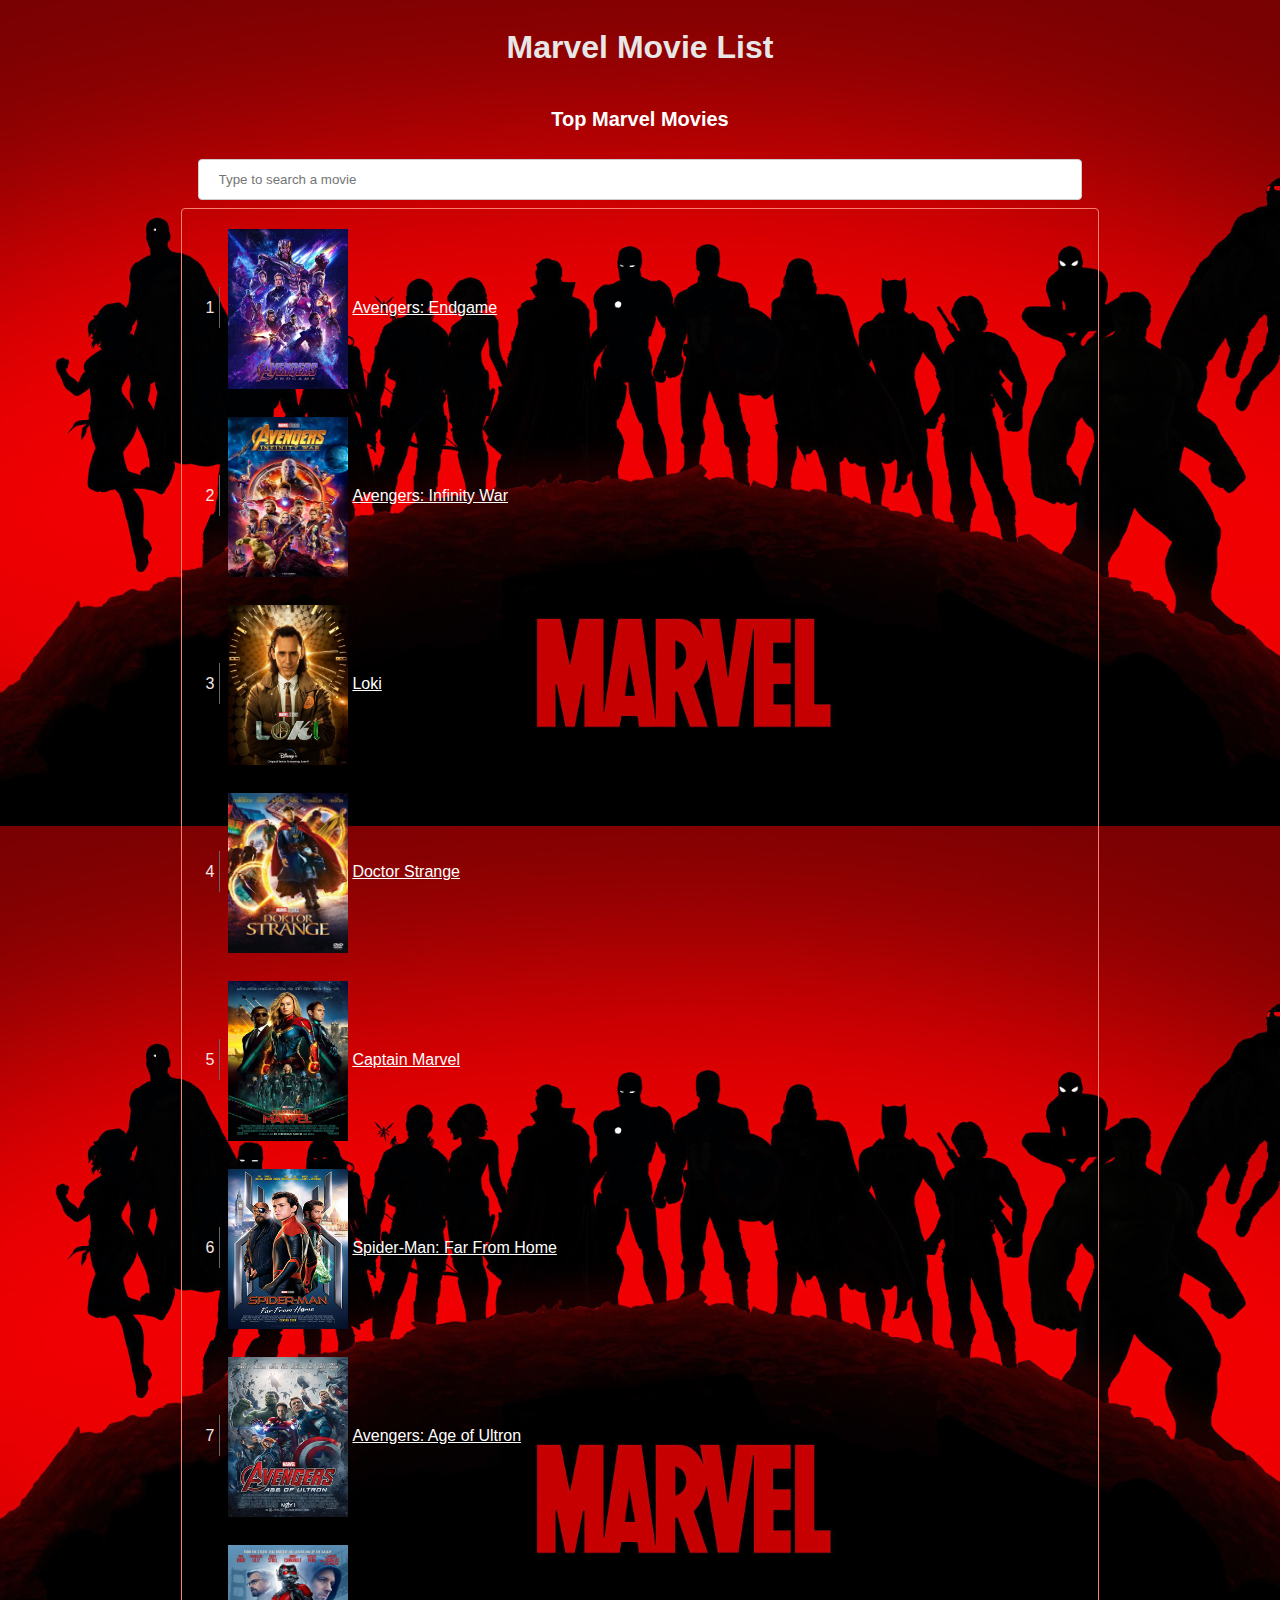
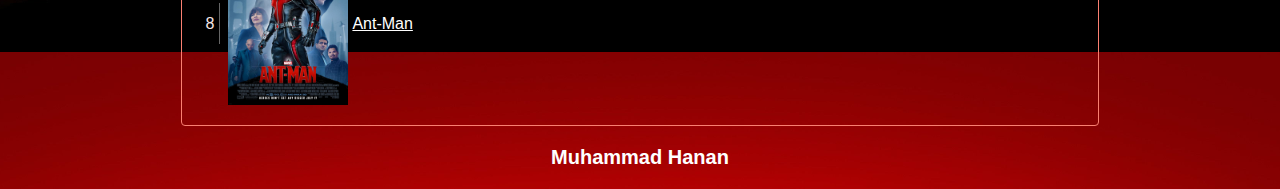
<file: index.html>
<!DOCTYPE html>
<html lang="en">
<head>
    <meta charset="UTF-8">
    <meta http-equiv="X-UA-Compatible" content="IE=edge">
    <meta name="viewport" content="width=device-width, initial-scale=1.0">
    <title>Marvel Movie List</title>
    <link rel="icon" type="image/png" href="./images/movie_icon.png" sizes="16x16" />
    <link rel="stylesheet" href="./style.css" />
</head>
<body>
    <div class="wholePage">
        <div class="centerPage">
            <h1>Marvel Movie List</h1>
            <p class="subtitle">Top Marvel Movies</p>
            <input type="text" id="filterInput" oninput="filterBar(this)" placeholder="Type to search a movie">

            <div id="listMovie" class="listMovie">
                <div class="movie">
                    <span class="movieNumber">1</span>
                    <img class="movieThumbnail" src="./1.jpg">
                    <a class="movieTitle" href="./movie1.html">Avengers: Endgame </a>
                </div>

                <div class="movie">
                    <span class="movieNumber">2</span>
                    <img class="movieThumbnail" src="./2.jpg">
                    <a class="movieTitle" href="./movie2.html">Avengers: Infinity War</a>
                </div>

                <div class="movie">
                    <span class="movieNumber">3</span>
                    <img class="movieThumbnail" src="./3.jpg">
                    <a class="movieTitle" href="./movie3.html">Loki</a>
                </div>

                <div class="movie">
                    <span class="movieNumber">4</span>
                    <img class="movieThumbnail" src="./4.jpg">
                    <a class="movieTitle" href="./movie4.html">Doctor Strange</a>
                </div>

                <div class="movie">
                    <span class="movieNumber">5</span>
                    <img class="movieThumbnail" src="./5.jpg">
                    <a class="movieTitle" href="./movie5.html">Captain Marvel</a>
                </div>

                <div class="movie">
                    <span class="movieNumber">6</span>
                    <img class="movieThumbnail" src="./6.jpg">
                    <a class="movieTitle" href="./movie6.html">Spider-Man: Far From Home</a>
                </div>

                <div class="movie">
                    <span class="movieNumber">7</span>
                    <img class="movieThumbnail" src="./7.jpg">
                    <a class="movieTitle" href="./movie7.html">Avengers: Age of Ultron</a>
                </div>

                <div class="movie">
                    <span class="movieNumber">8</span>
                    <img class="movieThumbnail" src="./8.jpg">
                    <a class="movieTitle" href="./movie8.html">Ant-Man</a>
                </div>

            </div>
        <p class="subtitle">Muhammad Hanan</p>    
        </div>

    </div>
    <script src="./script.js"></script>
</body>
</html>
</file>
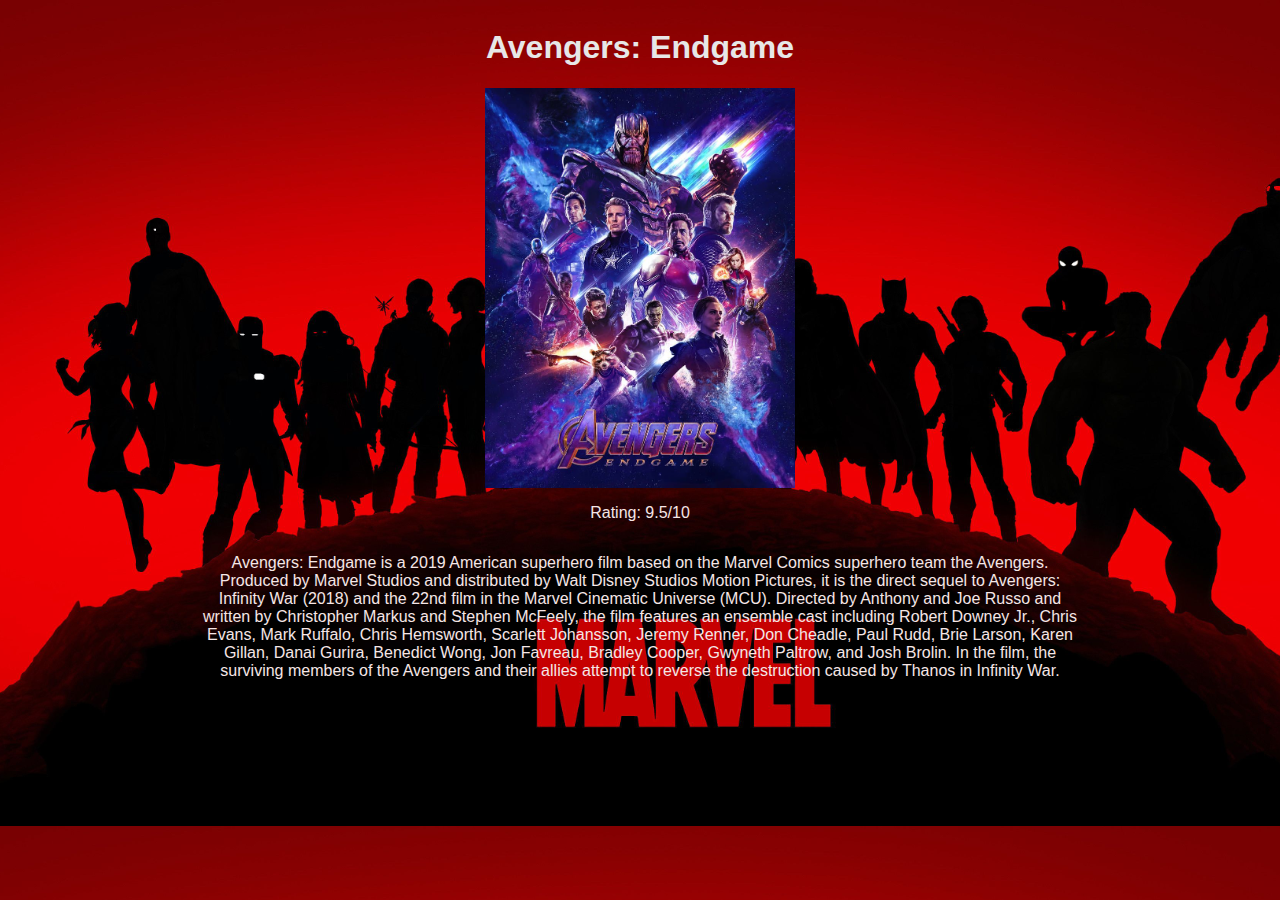
<file: movie1.html>
<!DOCTYPE html>
<html lang="en">
<head>
    <meta charset="UTF-8">
    <meta http-equiv="X-UA-Compatible" content="IE=edge">
    <meta name="viewport" content="width=device-width, initial-scale=1.0">
    <title>Avengers: Endgame</title>
    <link rel="icon" type="image/png" href="../images/movie_icon.png" sizes="16x16" />
    <link rel="stylesheet" href="./style.css" />
</head>
<body>
    <div class="wholePage">
        <div class="centerPage">
            <h1>Avengers: Endgame</h1>
            <img class = "poster" src="./1.jpg">
            <p class="rating">Rating: 9.5/10</p>
            <p class="desc">Avengers: Endgame is a 2019 American superhero film based on the Marvel Comics superhero team the Avengers. Produced by Marvel Studios and distributed by Walt Disney Studios Motion Pictures, it is the direct sequel to Avengers: Infinity War (2018) and the 22nd film in the Marvel Cinematic Universe (MCU). Directed by Anthony and Joe Russo and written by Christopher Markus and Stephen McFeely, the film features an ensemble cast including Robert Downey Jr., Chris Evans, Mark Ruffalo, Chris Hemsworth, Scarlett Johansson, Jeremy Renner, Don Cheadle, Paul Rudd, Brie Larson, Karen Gillan, Danai Gurira, Benedict Wong, Jon Favreau, Bradley Cooper, Gwyneth Paltrow, and Josh Brolin. In the film, the surviving members of the Avengers and their allies attempt to reverse the destruction caused by Thanos in Infinity War.</p>
            
            
        </div>

    </div>
</body>
</html>
</file>
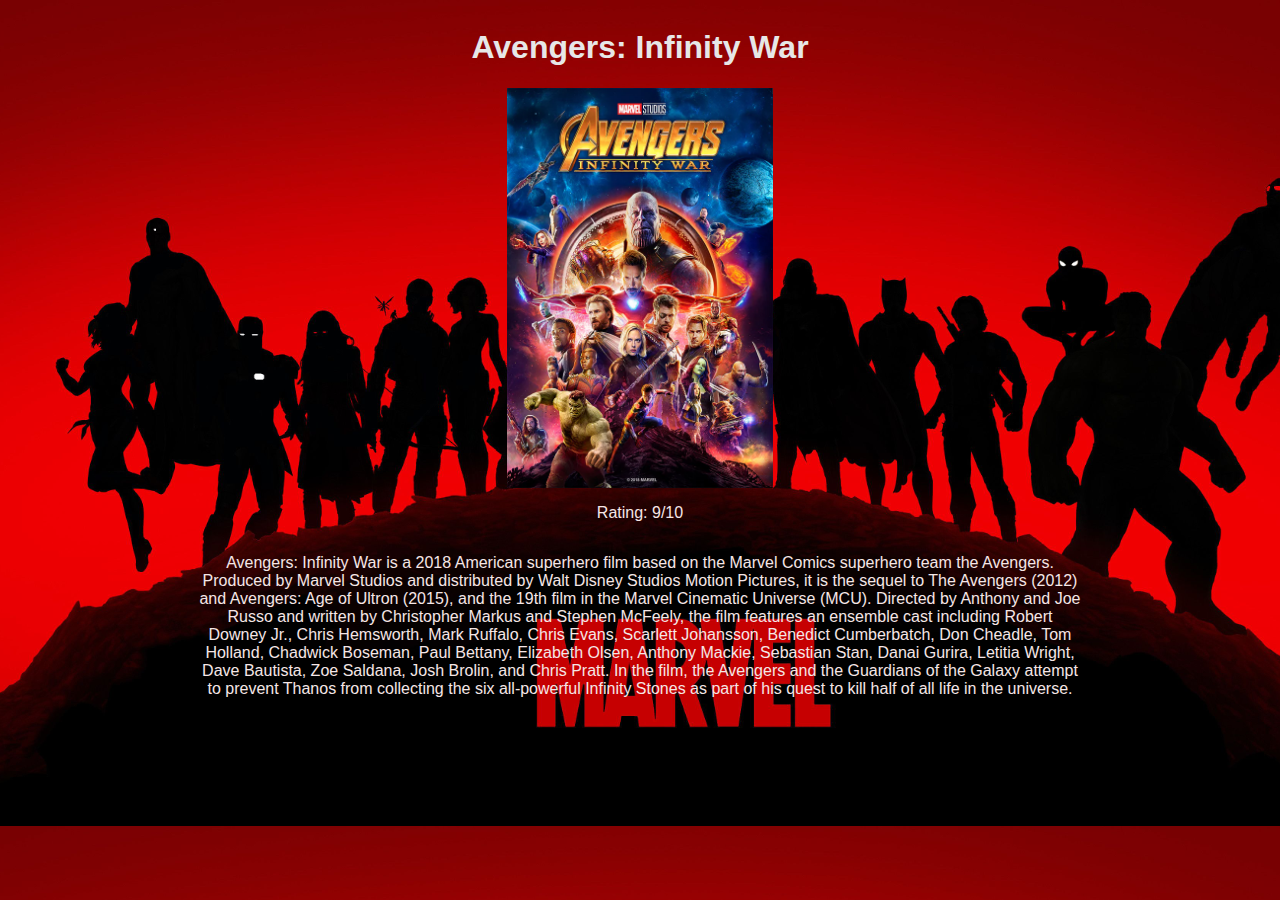
<file: movie2.html>
<!DOCTYPE html>
<html lang="en">
<head>
    <meta charset="UTF-8">
    <meta http-equiv="X-UA-Compatible" content="IE=edge">
    <meta name="viewport" content="width=device-width, initial-scale=1.0">
    <title>Avengers: Infinity War</title>
    <link rel="icon" type="image/png" href="../images/movie_icon.png" sizes="16x16" />
    <link rel="stylesheet" href="./style.css" />
</head>
<body>
    <div class="wholePage">
        <div class="centerPage">
            <h1>Avengers: Infinity War</h1>
            <img class = "poster" src="./2.jpg">
            <p class="rating">Rating: 9/10</p>
            <p class="desc">Avengers: Infinity War is a 2018 American superhero film based on the Marvel Comics superhero team the Avengers. Produced by Marvel Studios and distributed by Walt Disney Studios Motion Pictures, it is the sequel to The Avengers (2012) and Avengers: Age of Ultron (2015), and the 19th film in the Marvel Cinematic Universe (MCU). Directed by Anthony and Joe Russo and written by Christopher Markus and Stephen McFeely, the film features an ensemble cast including Robert Downey Jr., Chris Hemsworth, Mark Ruffalo, Chris Evans, Scarlett Johansson, Benedict Cumberbatch, Don Cheadle, Tom Holland, Chadwick Boseman, Paul Bettany, Elizabeth Olsen, Anthony Mackie, Sebastian Stan, Danai Gurira, Letitia Wright, Dave Bautista, Zoe Saldana, Josh Brolin, and Chris Pratt. In the film, the Avengers and the Guardians of the Galaxy attempt to prevent Thanos from collecting the six all-powerful Infinity Stones as part of his quest to kill half of all life in the universe.</p>
            
            
        </div>

    </div>
</body>
</html>
</file>
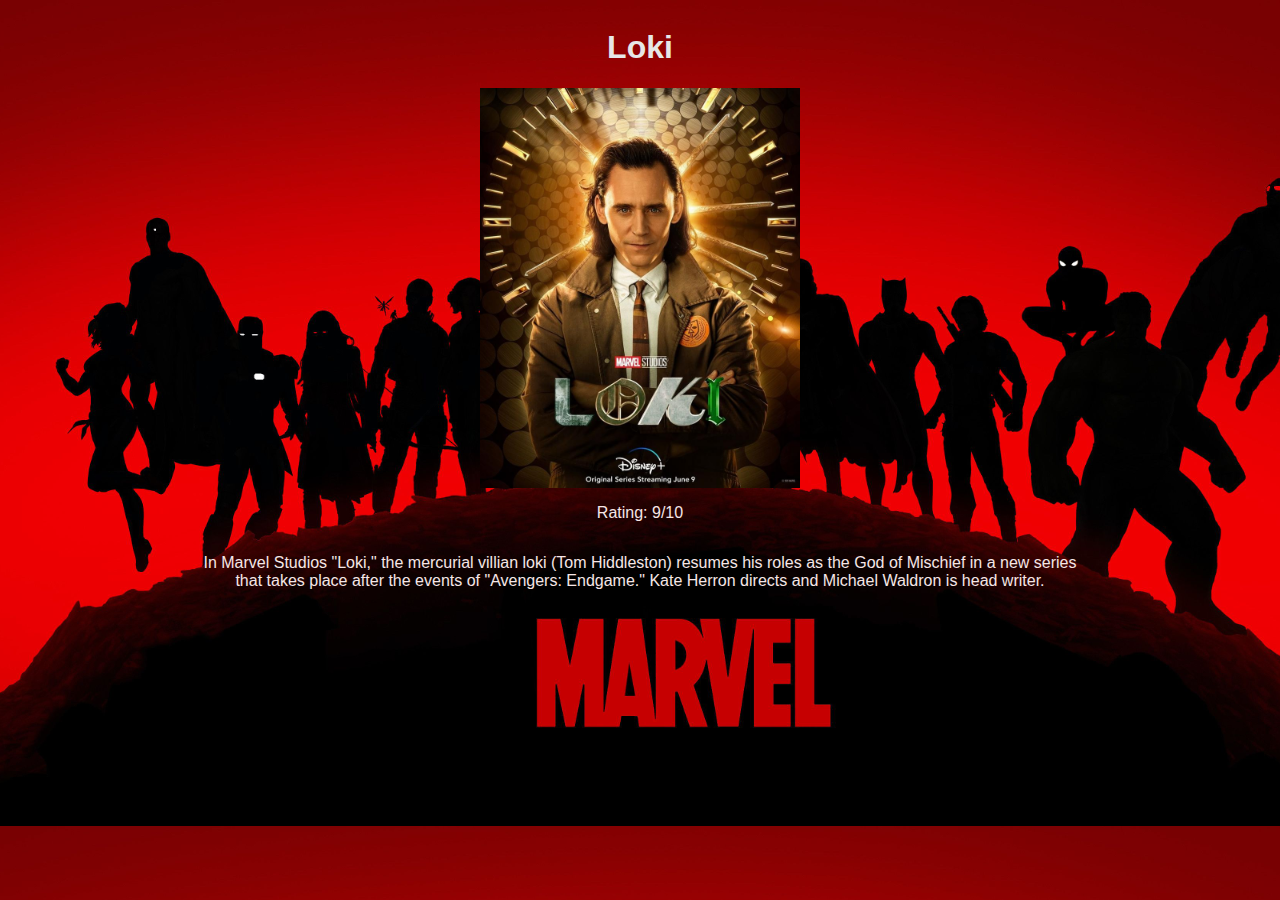
<file: movie3.html>
<!DOCTYPE html>
<html lang="en">
<head>
    <meta charset="UTF-8">
    <meta http-equiv="X-UA-Compatible" content="IE=edge">
    <meta name="viewport" content="width=device-width, initial-scale=1.0">
    <title>Loki</title>
    <link rel="icon" type="image/png" href="../images/movie_icon.png" sizes="16x16" />
    <link rel="stylesheet" href="./style.css" />
</head>
<body>
    <div class="wholePage">
        <div class="centerPage">
            <h1>Loki</h1>
            <img class = "poster" src="./3.jpg">
            <p class="rating">Rating: 9/10</p>
            <p class="desc">In Marvel Studios "Loki," the mercurial villian loki (Tom Hiddleston) resumes his roles as the God of Mischief in a new series that takes place after the events of "Avengers: Endgame." Kate Herron directs and Michael Waldron is head writer.</p>
            
            
        </div>

    </div>
</body>
</html>
</file>
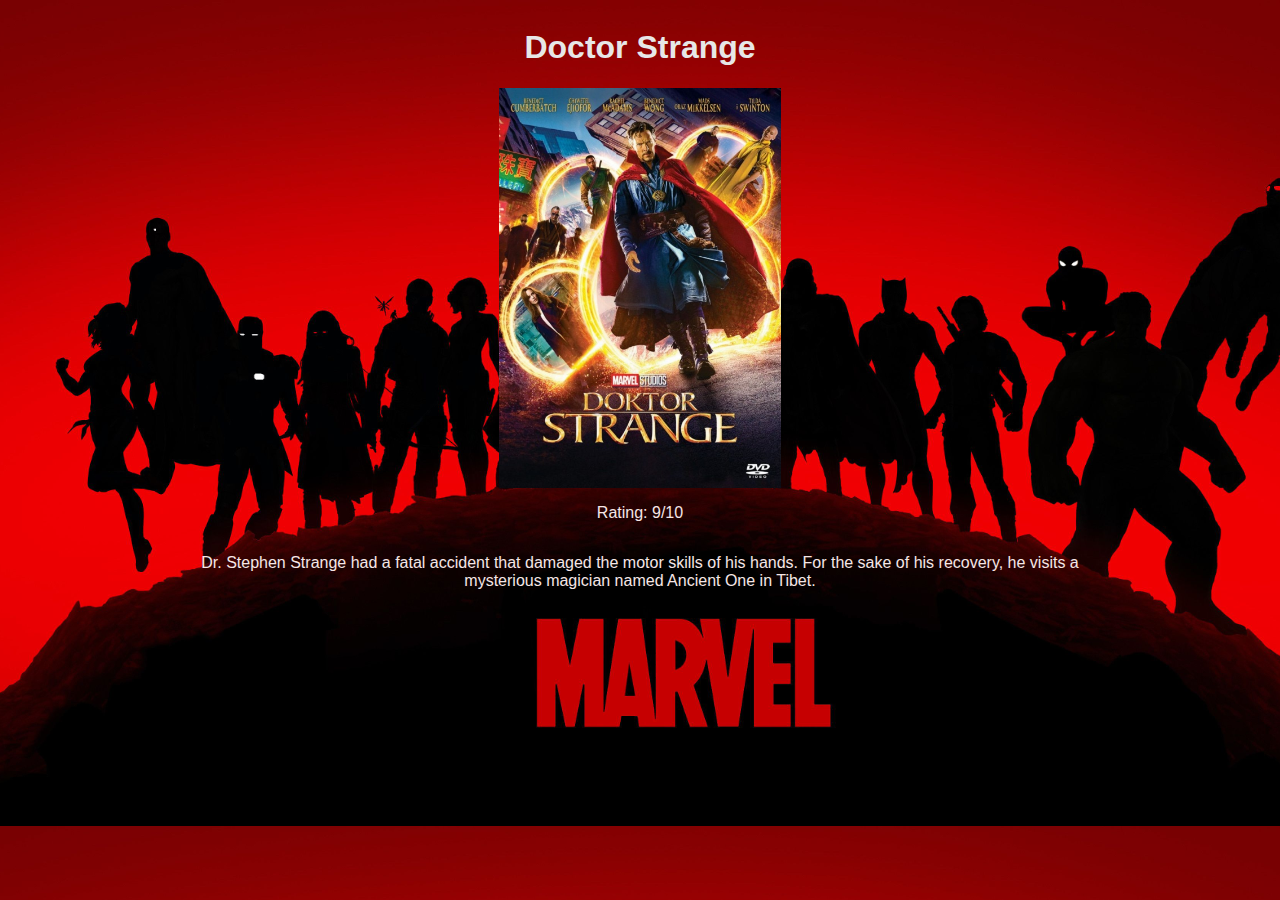
<file: movie4.html>
<!DOCTYPE html>
<html lang="en">
<head>
    <meta charset="UTF-8">
    <meta http-equiv="X-UA-Compatible" content="IE=edge">
    <meta name="viewport" content="width=device-width, initial-scale=1.0">
    <title>Doctor Strange</title>
    <link rel="icon" type="image/png" href="../images/movie_icon.png" sizes="16x16" />
    <link rel="stylesheet" href="./style.css" />
</head>
<body>
    <div class="wholePage">
        <div class="centerPage">
            <h1>Doctor Strange</h1>
            <img class = "poster" src="./4.jpg">
            <p class="rating">Rating: 9/10</p>
            <p class="desc">Dr. Stephen Strange had a fatal accident that damaged the motor skills of his hands. For the sake of his recovery, he visits a mysterious magician named Ancient One in Tibet.</p>
            
            
        </div>

    </div>
</body>
</html>
</file>
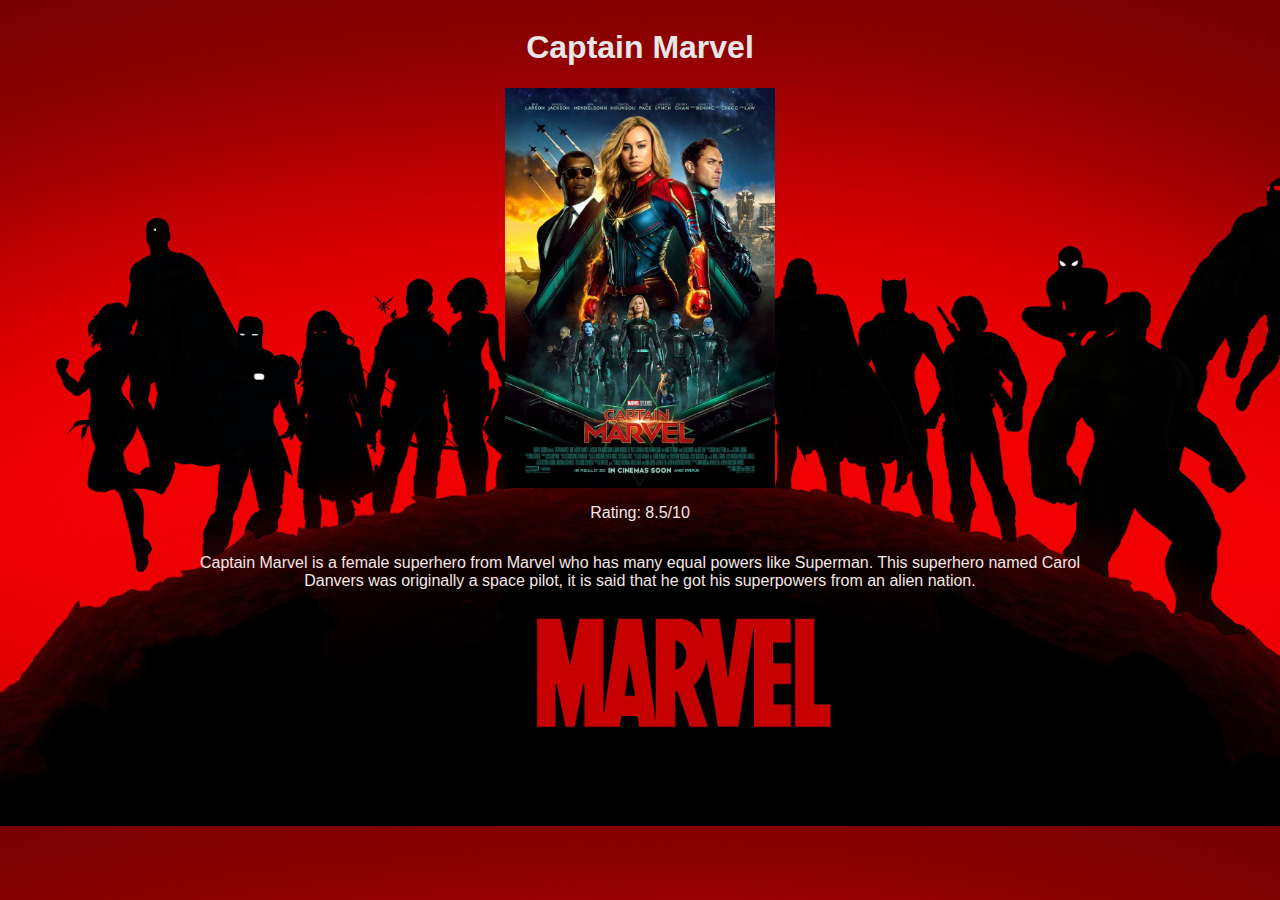
<file: movie5.html>
<!DOCTYPE html>
<html lang="en">
<head>
    <meta charset="UTF-8">
    <meta http-equiv="X-UA-Compatible" content="IE=edge">
    <meta name="viewport" content="width=device-width, initial-scale=1.0">
    <title>Captain Marvel</title>
    <link rel="icon" type="image/png" href="../images/movie_icon.png" sizes="16x16" />
    <link rel="stylesheet" href="./style.css" />
</head>
<body>
    <div class="wholePage">
        <div class="centerPage">
            <h1>Captain Marvel</h1>
            <img class = "poster" src="./5.jpg">
            <p class="rating">Rating: 8.5/10</p>
            <p class="desc">Captain Marvel is a female superhero from Marvel who has many equal powers like Superman. This superhero named Carol Danvers was originally a space pilot, it is said that he got his superpowers from an alien nation.</p>
            
            
        </div>

    </div>
</body>
</html>
</file>
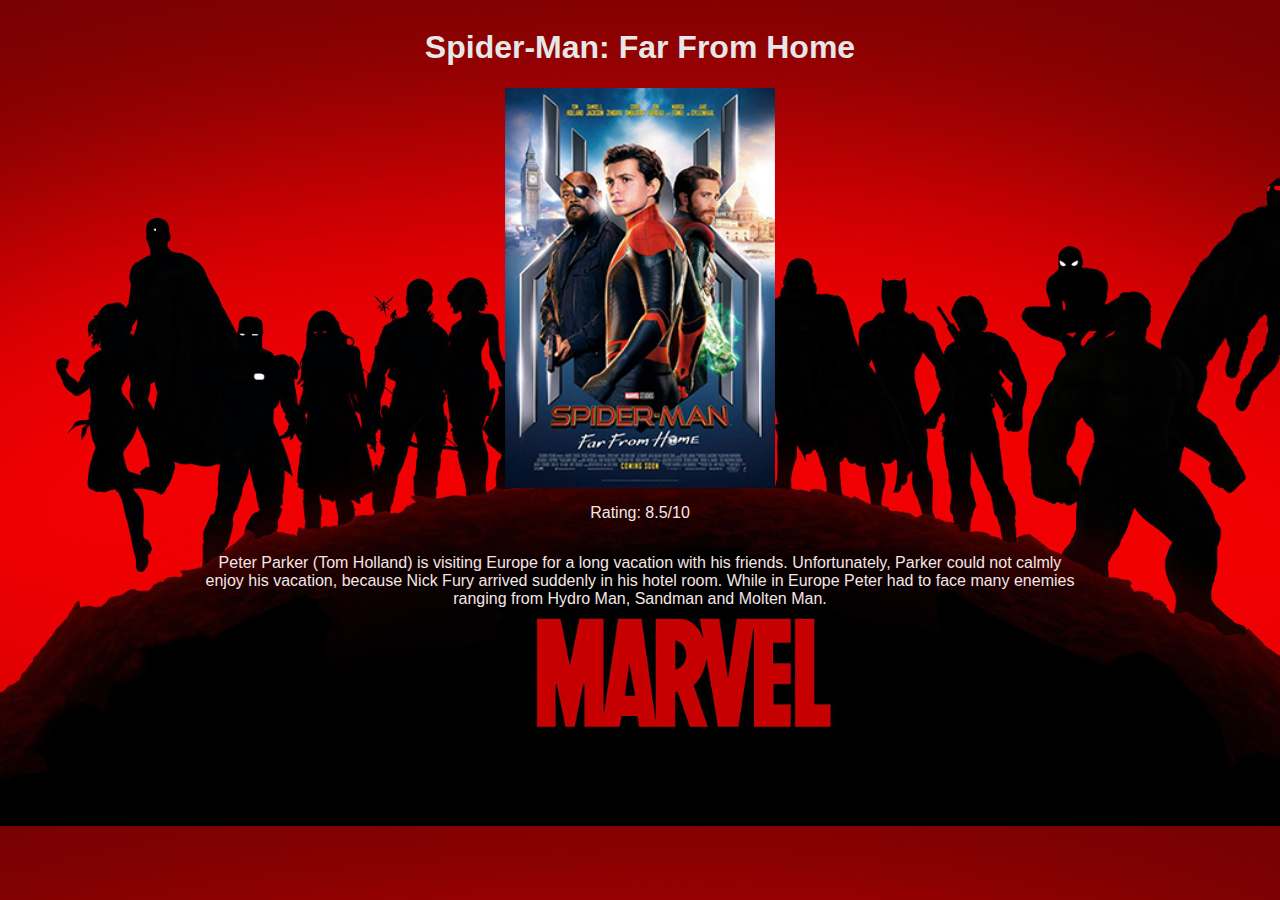
<file: movie6.html>
<!DOCTYPE html>
<html lang="en">
<head>
    <meta charset="UTF-8">
    <meta http-equiv="X-UA-Compatible" content="IE=edge">
    <meta name="viewport" content="width=device-width, initial-scale=1.0">
    <title>Spider-Man: Far From Home</title>
    <link rel="icon" type="image/png" href="../images/movie_icon.png" sizes="16x16" />
    <link rel="stylesheet" href="./style.css" />
</head>
<body>
    <div class="wholePage">
        <div class="centerPage">
            <h1>Spider-Man: Far From Home</h1>
            <img class = "poster" src="./6.jpg">
            <p class="rating">Rating: 8.5/10</p>
            <p class="desc">Peter Parker (Tom Holland) is visiting Europe for a long vacation with his friends. Unfortunately, Parker could not calmly enjoy his vacation, because Nick Fury arrived suddenly in his hotel room. While in Europe Peter had to face many enemies ranging from Hydro Man, Sandman and Molten Man.</p>
            
            
        </div>

    </div>
</body>
</html>
</file>
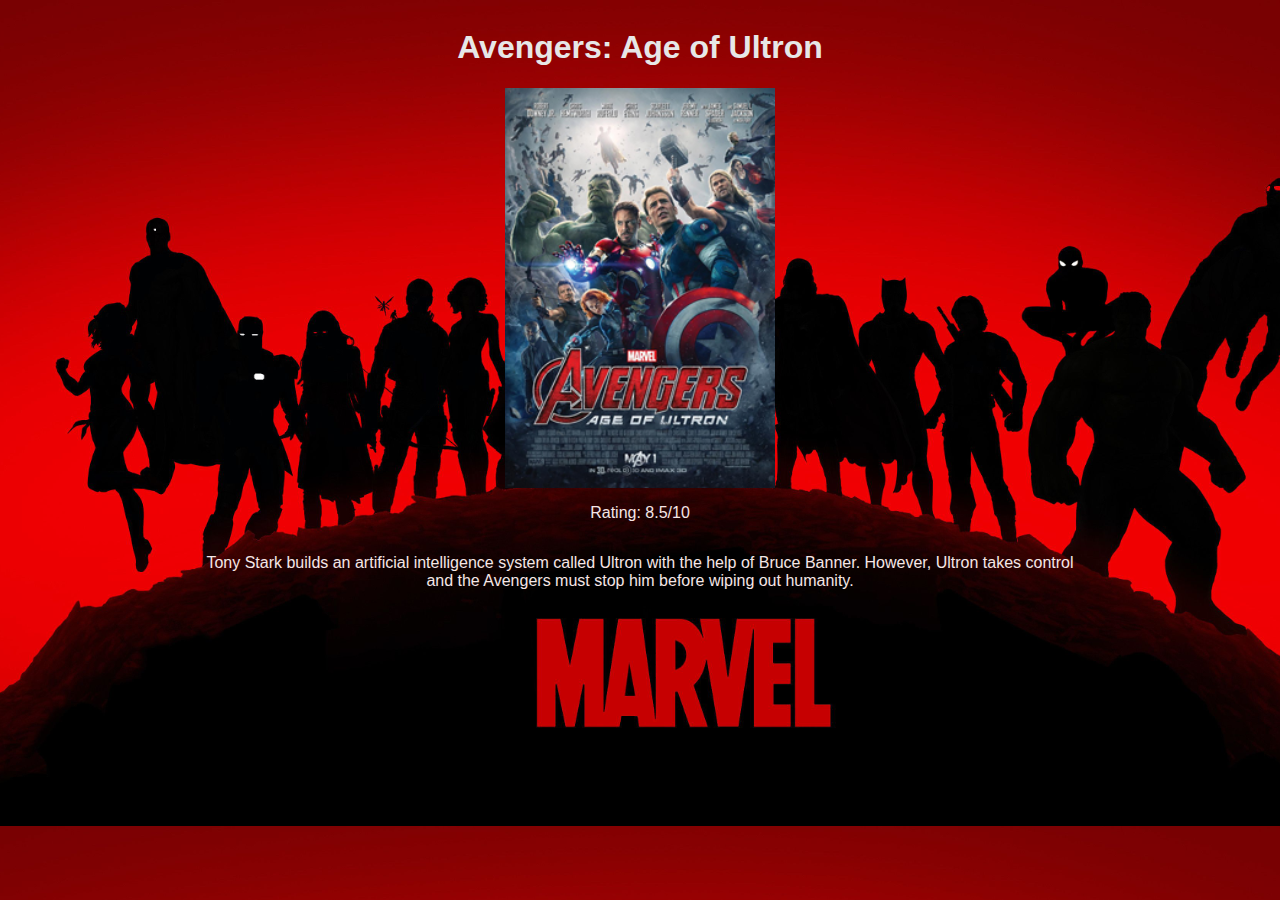
<file: movie7.html>
<!DOCTYPE html>
<html lang="en">
<head>
    <meta charset="UTF-8">
    <meta http-equiv="X-UA-Compatible" content="IE=edge">
    <meta name="viewport" content="width=device-width, initial-scale=1.0">
    <title>Avengers: Age of Ultron</title>
    <link rel="icon" type="image/png" href="../images/movie_icon.png" sizes="16x16" />
    <link rel="stylesheet" href="./style.css" />
</head>
<body>
    <div class="wholePage">
        <div class="centerPage">
            <h1>Avengers: Age of Ultron</h1>
            <img class = "poster" src="./7.jpg">
            <p class="rating">Rating: 8.5/10</p>
            <p class="desc">Tony Stark builds an artificial intelligence system called Ultron with the help of Bruce Banner. However, Ultron takes control and the Avengers must stop him before wiping out humanity.</p>
            
            
        </div>

    </div>
</body>
</html>
</file>
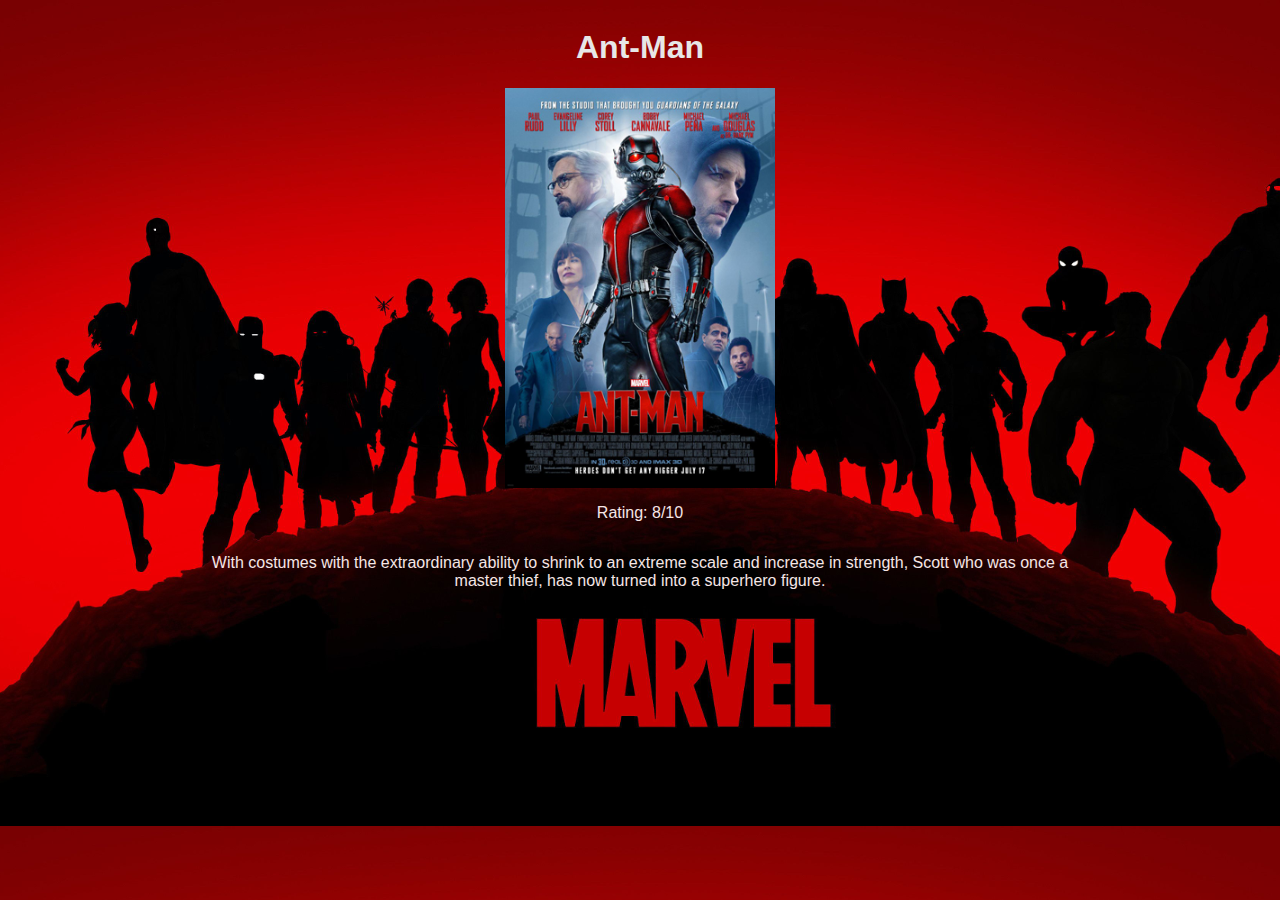
<file: movie8.html>
<!DOCTYPE html>
<html lang="en">
<head>
    <meta charset="UTF-8">
    <meta http-equiv="X-UA-Compatible" content="IE=edge">
    <meta name="viewport" content="width=device-width, initial-scale=1.0">
    <title>Ant-Man</title>
    <link rel="icon" type="image/png" href="../images/movie_icon.png" sizes="16x16" />
    <link rel="stylesheet" href="./style.css" />
</head>
<body>
    <div class="wholePage">
        <div class="centerPage">
            <h1>Ant-Man</h1>
            <img class = "poster" src="./8.jpg">
            <p class="rating">Rating: 8/10</p>
            <p class="desc">With costumes with the extraordinary ability to shrink to an extreme scale and increase in strength, Scott who was once a master thief, has now turned into a superhero figure.</p>
            
            
        </div>

    </div>
</body>
</html>
</file>
<file: style.css>
body{
    background-image: url(./bgweb.jpg);
    height: 90vh;
    background-size: cover;
    background-position: center;
    color: rgb(245, 230, 230);
    font-family: Verdana, Geneva, Tahoma, sans-serif;
}

.wholePage {
    display: grid; 
    grid-template-columns: 15% 70% 15%; 
    gap: 0px 0px; 
  }

.centerPage {
    grid-column: 2;
    display: flex;
    flex-direction: column;
    align-items: center;
}

h1 {
    color: rgb(231, 231, 231);
}

.subtitle {
    color: rgb(255, 255, 255);
    font-family:'Trebuchet MS', 'Lucida Sans Unicode', 'Lucida Grande', 'Lucida Sans', Arial, sans-serif ;
    font-weight: bold ;
    font-size: 20px ;
}

.poster {
    height: 400px;
}

.movieThumbnail {
    height: 160px;
    width: 120px;
    vertical-align: middle;
}

.listMovie {
    width: 100%;
    border: solid salmon;
    border-width: thin;
    border-radius: 4px;
    padding: 0px 16px 12px 16px;
    
}


.movie {
    margin-top: 12px;
    padding: 8px;
    border: none;
    border-radius: 4px;
    white-space: nowrap;
    overflow: hidden;
    text-overflow: clip;
    align-self: auto;
}

.movie:hover {
    background-color: teal;
}

.movieNumber {
    border-right: solid thin #666;
    padding: 12px 4px 12px 0px;
    margin: 4px 4px 4px 0px;

}

.movieTitle {
    color: rgb(255, 255, 255);
    font-family: cursive, Geneva, Tahoma, sans-serif;
}

.desc {
    text-align: center;
}

input{
    width: 100%;
    padding: 12px 20px;
    margin: 8px 0;
    display: inline-block;
    border: 1px solid #ccc;
    border-radius: 4px;
    box-sizing: border-box;
  }
</file>
